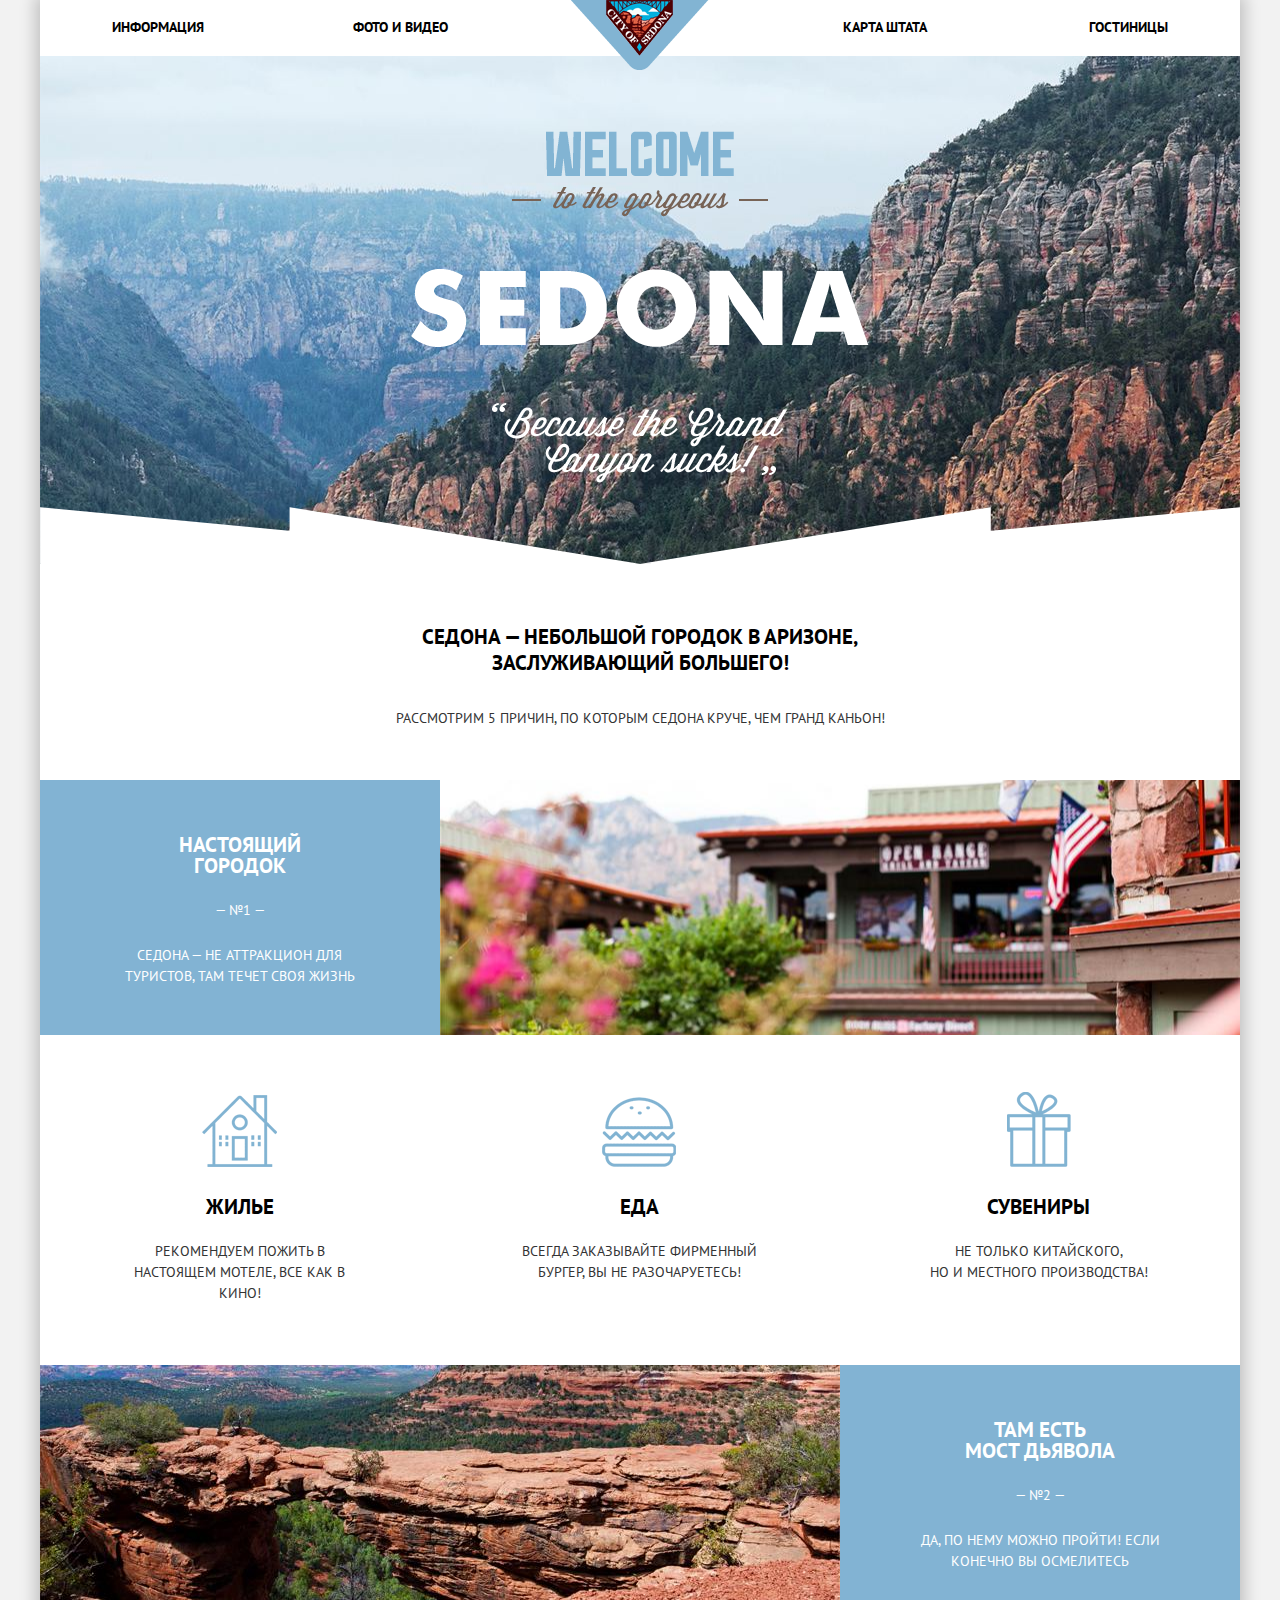
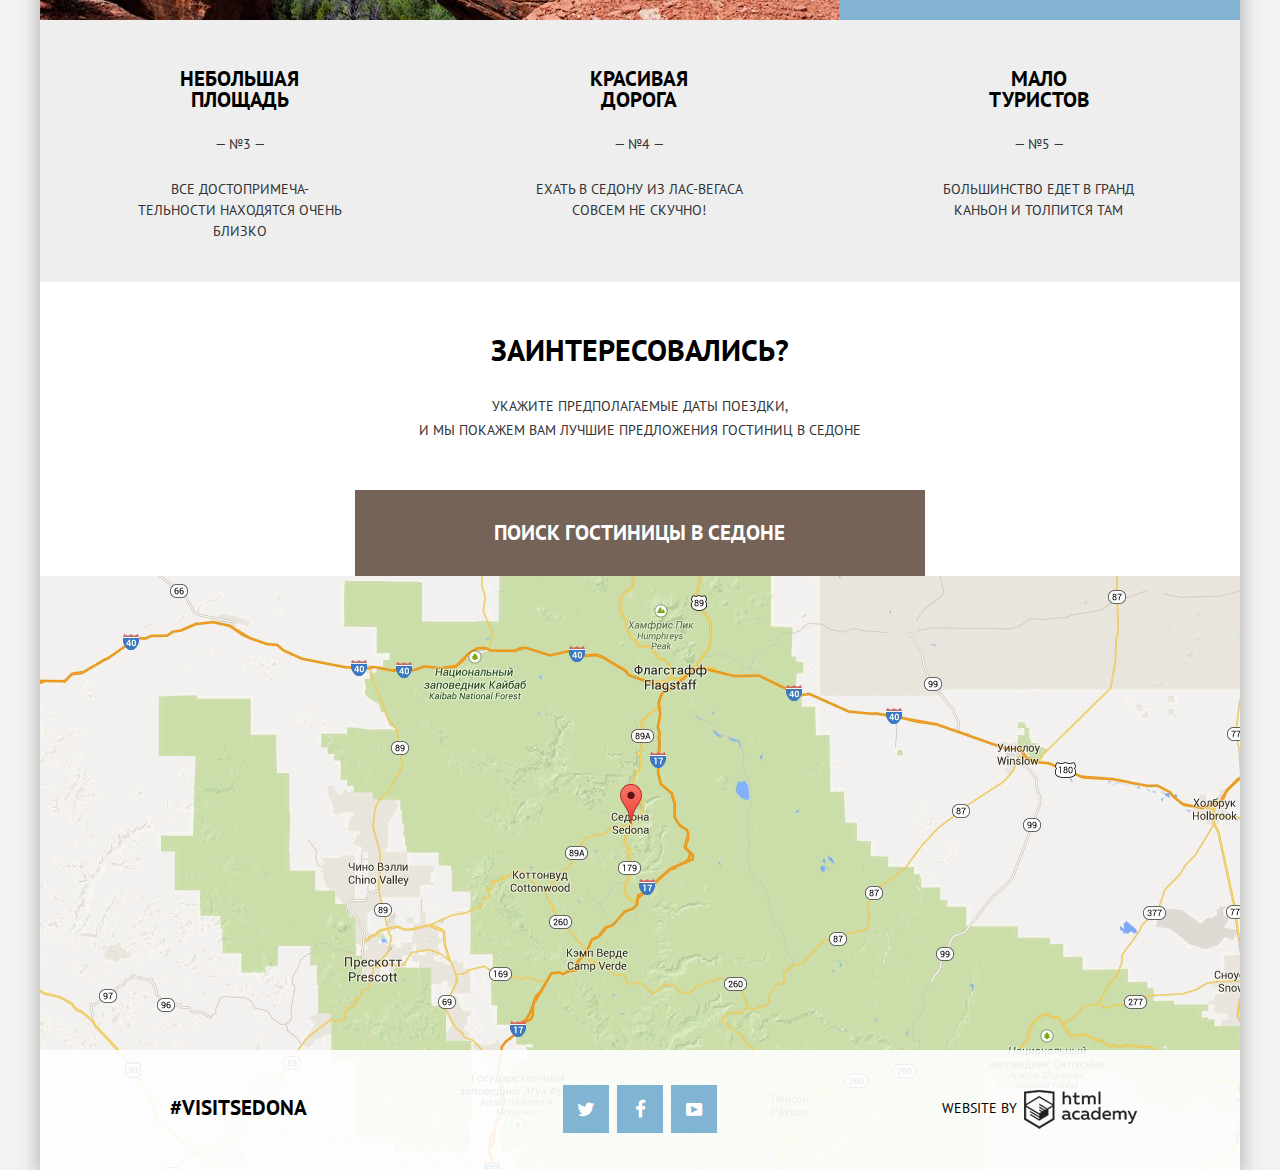
<file: index.html>
<!DOCTYPE html>
<html>

<head>
  <meta charset="utf-8">
  <title>Седона</title>
  <link href="https://fonts.googleapis.com/css?family=PT+Sans:400,700&subset=latin,cyrillic" rel="stylesheet" type="text/css">
  <link rel="stylesheet" type="text/css" href="css/normalize.css">
  <link rel="stylesheet" type="text/css" href="css/style.css">
</head>

<body>
  <div class="container">
    <header class="main-header">
      <div class="logo">
        <a href="index.html"><img src="img/logo.png" width="138" height="70" alt="Седона"></a>
      </div>

      <nav class="main-nav">
        <ul class="clearfix">
          <li class="main-nav_info main-nav_item">
            <a href="#">ИНФОРМАЦИЯ</a>
          </li><!--
           --><li class="main-nav_photo main-nav_item">
            <a href="#">ФОТО И ВИДЕО</a>
          </li><!--
          --><li class="main-nav_hotels main-nav_item">
            <a href="hotels.html">ГОСТИНИЦЫ</a>
          </li><!--
          --><li class="main-nav_map main-nav_item">
            <a href="#">КАРТА ШТАТА</a>
          </li>
        </ul>
      </nav>
    </header>

    <section class="intro">
      <img src="img/background/intro_greeting.png" width="458" height="352" alt="Welcome to the gorgeous">
    </section>

    <main class="main-content">
      <div class="description">
        <h1>
            СЕДОНА — небольшой городок в  АРИЗОНЕ, <br/> 
            зАСЛУЖИвающий большего!
        </h1>
        <p>
            Рассмотрим 5 причин, по которым Седона круче, чем гранд каньон!
        </p>
      </div>

      <section class="features-row-1 clearfix">
        <div class="features-item">
          <h2 class="features-title">НАСТОЯЩИЙ <br/> ГОРОДОК</h2>
          <p class="features-numb">— №1 —</p>
          <p class="features-descript">СЕДОНА — НЕ АТтРАКЦИОН ДЛЯ ТУРИСТОВ, ТАМ ТЕЧЕТ СВОЯ ЖИЗНЬ</p>
        </div>

        <div class="features-img">
          <img src="img/content/city.jpg" width="800" height="401" alt="Город">
        </div>
      </section>

      <section class="features-row-2 clearfix">
        <div class="features-item">
          <h2 class="features-title">ЖИЛЬЕ</h2>
          <p class="features-descript">Рекомендуем пожить в настоящем мотеле, все как в кино!</p>
        </div>

        <div class="features-item">
          <h2 class="features-title">ЕДА</h2>
          <p class="features-descript">Всегда заказывайте ФИРМЕННЫЙ БУРГЕР, Вы НЕ разочаруетесь!</p>
        </div>

        <div class="features-item">
          <h2 class="features-title">СУВЕНИРЫ</h2>
          <p class="features-descript">Не только китайского,<br/> но и местного производства!</p>
        </div>
      </section>

      <section class="features-row-3 clearfix">
        <div class="features-img">
          <img src="img/content/canyon.jpg" width="800" height="400" alt="Каньон">
        </div>

        <div class="features-item">
          <h2 class="features-title">ТАМ ЕСТЬ <br/> Мост дьявола</h2>
          <p class="features-numb">— №2 —</p>
          <p class="features-descript">Да, по нему можно пройти! Если конечно вы осмелитесь</p>
        </div>
      </section>

      <section class="features-row-4 clearfix">
        <div class="features-item">
          <h2 class="features-title">НЕБОЛЬШАЯ ПЛОЩАДЬ</h2>
          <p class="features-numb">— №3 —</p>
          <p class="features-descript">ВСЕ достопримеча- <br/>тельности находятся очень близко</p>
        </div>

        <div class="features-item">
          <h2 class="features-title">КРАСИВАЯ <br/> ДОРОГА</h2>
          <p class="features-numb">— №4 —</p>
          <p class="features-descript">ЕХАТЬ В СЕДОНУ ИЗ ЛАС&#8209;ВЕГАСА совсем НЕ СКУЧНО!</p>
        </div>

        <div class="features-item">
          <h2 class="features-title">МАЛО <br/>ТУРИСТОВ</h2>
          <p class="features-numb">— №5 —</p>
          <p class="features-descript">Большинство едет в гранд каньон и толпится там</p>
        </div>
      </section>

      <section class="reserve-block">
        <h3 class="reserve-block-title">ЗАИНТЕРЕСОВАЛИСЬ?</h3>

        <p>
           Укажите предполагаемые даты поездки, <br/>
           и мы покажем вам лучшие предложения гостиниц в седоне
        </p>

        <div class="search">
          <div class="search-title">
            <a href="#" class="search-push">Поиск гостиницы в седоне</a>
          </div>
        </div>
      </section>

      <section class="map">
        <div class="search-form">
          <form>
            <div class="entry-fields">
              <label class="form-title" for="date-arrive">Дата заезда:</label>
              <input class="date-field" type="text" name="date-arrive" value="2014-04-24" id="date-arrive">
            </div>

            <div class="entry-fields">
              <label class="form-title" for="date-depart">Дата выезда:</label>
              <input class="date-field" type="text" name="date-depart" value="2014-07-04" id="date-depart">
            </div>

            <div class="entry-fields">
              <div class="human-numb-form">
                <label class="form-title" for="adult-numb">Взрослые:</label>
                <div class="adult-numb">
                  <button class="numb-btn icon-minus"></button>
                  <input class="numb-field" type="text" name="numb" value="1" id="adult-numb">
                  <button class="numb-btn icon-plus"></button>
                </div>

                <label class="form-title" for="child-numb">Дети:</label>
                <div class="child-numb">
                  <button class="numb-btn icon-minus"></button>
                  <input class="numb-field" type="text" name="numb" value="0" id="child-numb">
                  <button class="numb-btn icon-plus"></button>
                </div>
              </div>
            </div>

            <div>
              <input class="submit-btn" type="submit" name="search-button" value="НАЙТИ">
            </div>
          </form>
        </div>

        <iframe src="https://www.google.com/maps/embed?pb=!1m18!1m12!1m3!1d836830.1297912807!2d-112.21141955005194!3d34.984978607682606!2m3!1f0!2f0!3f0!3m2!1i1024!2i768!4f13.1!3m3!1m2!1s0x872da132f942b00d%3A0x5548c523fa6c8efd!2z0KHQtdC00L7QvdCwLCDQkNGA0LjQt9C-0L3QsCwg0KHQqNCQ!5e0!3m2!1sru!2sru!4v1447185161558" width="1200" height="594" style="border: 0 none; width: 100%" allowfullscreen></iframe>
      </section>
    </main>

    <footer class="main-footer main-footer_index">
      <div class="footer-hashtag">
        <b class="bold">#VISITSEDONA</b>
      </div>

      <div class="footer-social">
        <a href="#" class="social-btn icon-twitter"></a>
        <a href="#" class="social-btn icon-facebook"></a>
        <a href="#" class="social-btn icon-youtube"></a>
      </div>

      <div class="footer-copyright">
        <a href="https://htmlacademy.ru/" class="copyright-logo" target="_blank">WEBSITE by</a>
      </div>
    </footer>
  </div>

  <script src="js/scripts.min.js"></script>
</body>

</html>
</file>
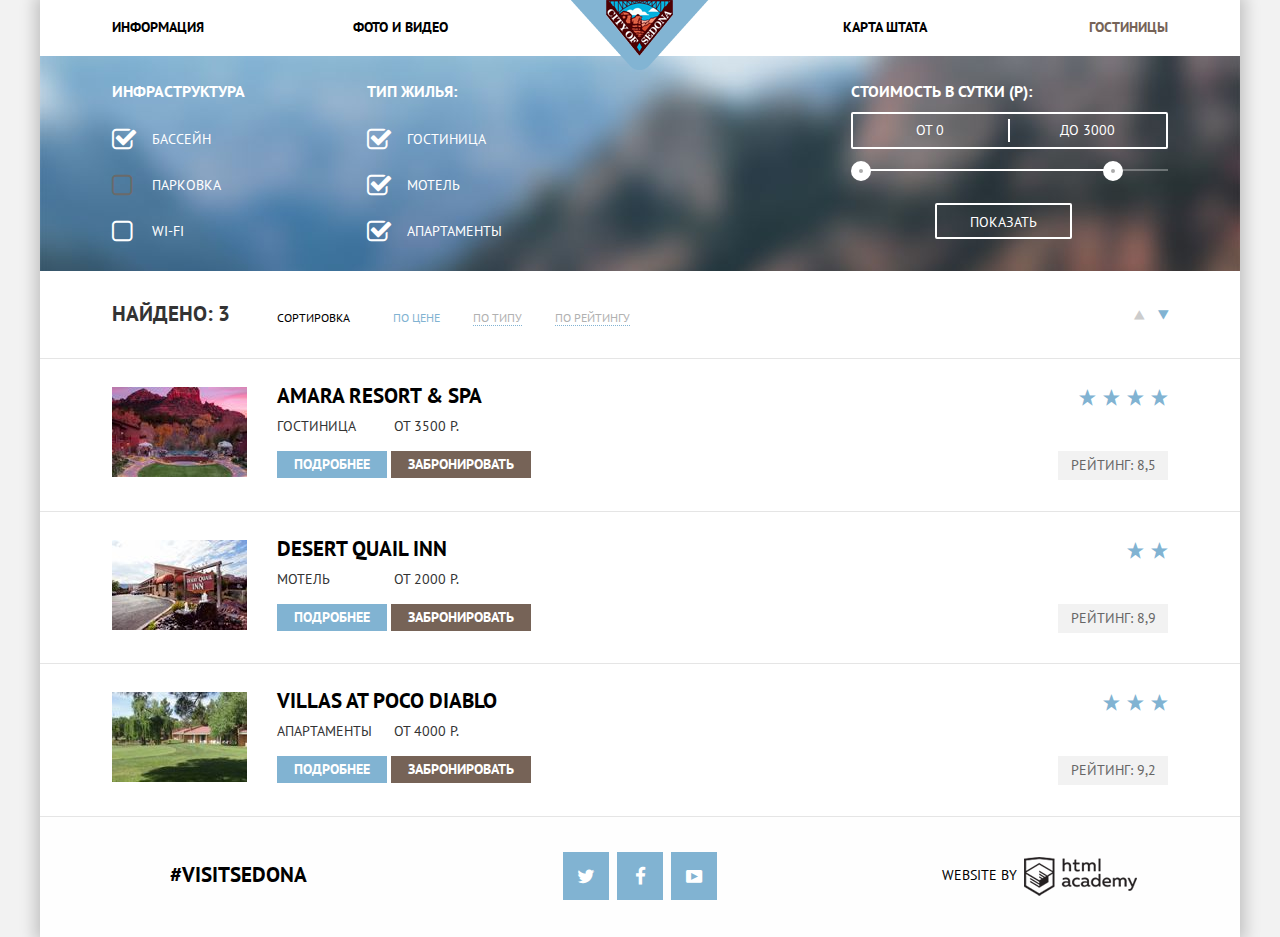
<file: hotels.html>
<!DOCTYPE html>
<html>

<head>
  <meta charset="utf-8">
  <title>Поиск гостиницы в Седоне</title>
  <link href="https://fonts.googleapis.com/css?family=PT+Sans:400,700&subset=latin,cyrillic" rel="stylesheet" type="text/css">
  <link rel="stylesheet" type="text/css" href="css/normalize.css">
  <link rel="stylesheet" type="text/css" href="css/style.css">
</head>

<body>
  <div class="container">
    <header class="main-header">
      <div class="logo">
        <a href="index.html"><img src="img/logo.png" width="138" height="70" alt="Седона"></a>
      </div>
      <div class="main-nav clearfix">
        <nav class="nav">
          <ul>
            <li class="main-nav_info main-nav_item">
            <a href="#">ИНФОРМАЦИЯ</a>
          </li><!--
           --><li class="main-nav_photo main-nav_item">
            <a href="#">ФОТО И ВИДЕО</a>
          </li><!--
          --><li class="main-nav_hotels main-nav_item active">
            <a href="#">ГОСТИНИЦЫ</a>
          </li><!--
          --><li class="main-nav_map main-nav_item">
            <a href="#">КАРТА ШТАТА</a>
          </li>
          </ul>
        </nav>
      </div>
    </header>

    <main class="main-content-hotels">
      <div class="serch-options clearfix">
        <form class="form-filter" method="post" action="URL">
          <div class="filters">
            <h3 class="filter-title">Инфраструктура</h3>
            <div class="filter">
              <input type="checkbox" checked name="option-infrastr" id="filter-pools">
              <label for="filter-pools">БАССЕЙН</label>
            </div>

            <div class="filter">
              <input type="checkbox" disabled name="option-infrastr" id="filter-parking">
              <label for="filter-parking">ПАРКОВКА</label>
            </div>

            <div class="filter">
              <input type="checkbox" name="option-infrastr" id="filter-wifi">
              <label for="filter-wifi">WI-FI</label>
            </div>
          </div>

          <div class="filters">
            <h3 class="filter-title">Тип жилья:</h3>
            <div class="filter">
              <input type="checkbox" checked name="option-house" id="filter-hotel">
              <label for="filter-hotel">ГОСТИНИЦА</label>
            </div>

            <div class="filter">
              <input type="checkbox" checked name="option-house" id="filter-motel">
              <label for="filter-motel">МОТЕЛЬ</label>
            </div>

            <div class="filter">
              <input type="checkbox" checked name="option-house" id="filter-apartments">
              <label for="filter-apartments">АПАРТАМЕНТЫ</label>
            </div>
          </div>

          <div class="range-filter">
            <h3 class="range-filter-title">СТОИМОСТЬ В СУТКИ (Р):</h3>
            <div class="price-controls">
              <input class="min-price" name="min-price" type="text" value="ОТ 0">
              <input class="max-price" name="max-price" type="text" value="ДО 3000">
            </div>

            <div class="range-controls">
              <div class="scale">
                <div class="bar">
                  <div class="toggle toggle-min"></div>
                  <div class="toggle toggle-max"></div>
                </div>
              </div>
            </div>

            <div class="search-btn">
              <input class="find" type="submit" value="ПОКАЗАТЬ">
            </div>
          </div>
        </form>
      </div>

      <section class="serch-sortby clearfix">
        <div class="sort">
          <h3 class="found">Найдено: 3</h3>
          <span class="sort-title">Сортировка</span>
          <ul class="sort-by">
            <li class="sort-by-item">
              <a class="active" href="#">по цене</a>
            </li>
            <li class="sort-by-item">
              <a href="#">по типу</a>
            </li>
            <li class="sort-by-item">
              <a href="#">по рейтингу</a>
            </li>
          </ul>
        </div>

        <div class="switch">
          <a class="icon-up-dir" href="#" title="по возрастанию"></a>
          <a class="icon-down-dir active" href="#" title="по убыванию"></a>
        </div>
      </section>

      <section class="found-items">
        <div class="item clearfix">
          <div class="item-img"><img src="img/content/amara_resort_spa.jpg" width="135" height="90" alt="Amara Resort & Spa"></div>

          <div class="item-rating">
            <div class="stars">
              <i class="icon-star unvisible"></i>
              <i class="icon-star"></i>
              <i class="icon-star"></i>
              <i class="icon-star"></i>
              <i class="icon-star"></i>
            </div>
            <div class="rating-index">РЕЙТИНГ: 8,5</div>
          </div>

          <div class="item-info">
            <a class="item-title" href="#">Amara Resort & Spa</a>
            <div class="item-description">
              <div class="item-type">Гостиница</div>
              <div class="item-price">От 3500 р.</div>
            </div>
            <div class="item-btn">  
              <a class="item-btn-more" href="#">Подробнее</a>
              <a class="item-btn-book" href="#">Забронировать</a>
            </div>
          </div>
        </div>

        <div class="item clearfix">
          <div class="item-img"><img src="img/content/desert_quail_inn.jpg" width="135" height="90" alt="Desert Quail Inn"></div>

          <div class="item-rating">
            <div class="stars">
              <i class="icon-star unvisible"></i>
              <i class="icon-star unvisible"></i>
              <i class="icon-star unvisible"></i>
              <i class="icon-star"></i>
              <i class="icon-star"></i>
            </div>
            <div class="rating-index">РЕЙТИНГ: 8,9</div>
          </div>

          <div class="item-info">
            <a class="item-title" href="#">Desert Quail Inn</a>
            <div class="item-description">
              <div class="item-type">Мотель</div>
              <div class="item-price">От 2000 р.</div>
            </div>
            <div class="item-btn">
              <a class="item-btn-more" href="#">Подробнее</a>
              <a class="item-btn-book" href="#">Забронировать</a>
            </div>
          </div>
        </div> 

        <div class="item clearfix">
          <div class="item-img"><img src="img/content/villas_at_poco_diablo.jpg" width="135" height="90" alt="Villas at Poco Diablo"></div>

          <div class="item-rating">
            <div class="stars">
              <i class="icon-star unvisible"></i>
              <i class="icon-star unvisible"></i>
              <i class="icon-star"></i>
              <i class="icon-star"></i>
              <i class="icon-star"></i>
            </div>
            <div class="rating-index">РЕЙТИНГ: 9,2</div>
          </div>

          <div class="item-info">
            <a class="item-title" href="#">Villas at Poco Diablo</a>
            <div class="item-description">
              <div class="item-type">Апартаменты</div>
              <div class="item-price">От 4000 р.</div>
            </div>
            <div class="item-btn">
              <a class="item-btn-more" href="#">Подробнее</a>
              <a class="item-btn-book" href="#">Забронировать</a>
            </div>
          </div>
        </div>
      </section>
    </main>

    <footer class="main-footer">
      <div class="footer-hashtag">
        <b class="bold">#VISITSEDONA</b>
      </div>

      <div class="footer-social">
        <a href="#" class="social-btn icon-twitter"></a>
        <a href="#" class="social-btn icon-facebook"></a>
        <a href="#" class="social-btn icon-youtube"></a>
      </div>

      <div class="footer-copyright">
        <a href="https://htmlacademy.ru/" class="copyright" target="_blank">WEBSITE by</a>
      </div>
    </footer>
  </div>

  <script src="js/scripts.min.js"></script>
</body>

</html>
</file>
<file: css/style.css>
@font-face {
  font-family: "symbols-sedona";
  src: url("../font/symbols-sedona.eot?60737633");
  src: url("../font/symbols-sedona.eot?60737633#iefix") format("embedded-opentype"),
       url("../font/symbols-sedona.woff?60737633") format("woff"),
       url("../font/symbols-sedona.ttf?60737633") format("truetype"),
       url("../font/symbols-sedona.svg?60737633#symbols-sedona") format("svg");
  font-weight: normal;
  font-style: normal;
}
/* Chrome hack: SVG is rendered more smooth in Windozze. 100% magic, uncomment if you need it. */
/* Note, that will break hinting! In other OS-es font will be not as sharp as it could be */
/*
@media screen and (-webkit-min-device-pixel-ratio:0) {
  @font-face {
    font-family: "symbols-sedona";
    src: url("../font/symbols-sedona.svg?60737633#symbols-sedona") format("svg");
  }
}
*/
 
 [class^="icon-"]:before, [class*=" icon-"]:before {
  font-family: "symbols-sedona";
  font-style: normal;
  font-weight: normal;
  speak: none;
 
  display: inline-block;
  vertical-align: baseline;
  text-decoration: inherit;
  width: 1em;
  margin-right: .2em;
  text-align: center;
  /* opacity: .8; */
 
  /* For safety - reset parent styles, that can break glyph codes*/
  font-variant: normal;
  text-transform: none;
     
  /* fix buttons height, for twitter bootstrap */
  line-height: 1em;
 
  /* Animation center compensation - margins should be symmetric */
  /* remove if not needed */
  margin-left: .2em;
 
  /* you can be more comfortable with increased icons size */
  /* font-size: 120%; */
 
  /* Uncomment for 3D effect */
  /* text-shadow: 1px 1px 1px rgba(127, 127, 127, 0.3); */
}
 
.icon-facebook:before { content: "\66"; } /* "f" */
.icon-twitter:before { content: "\74"; } /* "t" */
.icon-up-dir:before { content: "\25b2"; } /* "▲" */
.icon-down-dir:before { content: "\25bc"; } /* "▼" */
.icon-star:before { content: "\2605"; } /* "★" */
.icon-check-off:before { content: "\2610"; } /* "☐" */
.icon-check-on:before { content: "\2611"; } /* "☑" */
.icon-calendar:before { content: "\e800"; } /* "" */
.icon-plus:before { content: "\e801"; } /* "" */
.icon-minus:before { content: "\e802"; } /* "" */
.icon-youtube:before { content: "\f39e"; } /* "" */


@-webkit-keyframes bounce {
  0% {transform: translateX(-200px);}
  50% {transform: translateX(50px);}
  75% {transform: translateX(-5px);}
  100% {transform: translateX(0);}
}
@keyframes bounce {
  0% {transform: translateY(-200px);}
  50% {transform: translateY(50px);}
  75% {transform: translateY(-5px);}
  100% {transform: translateY(0);}
}
@-webkit-keyframes shake {
  0%, 100% {transform: translateX(0);}
  10%, 30%, 50%, 70%, 90% {transform: translateX(-10px);}
  20%, 40%, 60%, 80% {transform: translateX(10px);}
}
@keyframes shake {
  0%, 100% {transform: translateX(0);}
  10%, 30%, 50%, 70%, 90% {transform: translateX(-10px);}
  20%, 40%, 60%, 80% {transform: translateX(10px);}
}
/* ------------------------------------- PAGE STYLES ------------------------------------- */
body {
  width: 100%;
  height: 100%;
  min-width: 768px;
  
  text-transform: uppercase;

  color: #333333;
  background-color: #f2f2f2;
  
  font-family: "PT Sans", Arial, Helvetica, sans-serif;
  font-size: 14px;
  line-height: 1.4;
  font-weight: normal;
}
h1 {  
  text-transform: uppercase;
  
  color: #000000; 

  font-family: "PT Sans", Arial, Helvetica, sans-serif;
  font-size: 21px;
  line-height: 26px;
  font-weight: bold;
}
h2 {
  text-transform: uppercase;
  
  color: #000000;
  
  font-family: "PT Sans", Arial, Helvetica, sans-serif;
  font-size: 21px;
  line-height: 21px;
  font-weight: bold;
}
.container {
  max-width: 1200px;
  min-width: 768px;
  margin: 0 auto;

  background-color: white;
  box-shadow: 0 0 15px 5px rgba(0, 0, 1, 0.2);
}
.clearfix:after {
  content: "";

  display: table;
  clear: both;
}
/* ----------------------------------------- HEADER ----------------------------------------- */
.main-header {
  position: relative;
  z-index: 100;

  min-height: 56px;
}
.main-nav {
  padding-left: 6%; 
  padding-right: 6%;
}
.main-nav ul {
  margin: 0;
  padding: 0;

  list-style: none;
}
.main-nav_item {
  width: 20%;
  padding-top: 14px;
  padding-bottom: 10px;

  font-size: 14px;
  line-height: 26px;
}
.main-nav a {
  width: 20%; 

  text-decoration: none;

  color: #000000;

  font-size: 14px;
  line-height: 26px;
  font-weight: bold;  
}
.main-nav a:hover {
  color: #81b3d2;
}
.main-nav a:active {
  color: #b2b2b2;
}
.main-nav_item.active a {
  color: #766357;
}
.main-nav_item.active a:hover {
  color: #604e43;
}
.main-nav_item.active a:active {
  color: #d6d0cc;
}
.main-nav_info, .main-nav_photo {
  float: left;

  margin-right: 2.8%;
}
.main-nav_hotels, .main-nav_map {
  float: right;

  margin-left: 2.8%;

  text-align: right;
}
.logo {
  position: absolute;
  left: 50%;

  margin-left: -69px;
}

/* --------------------------------------- MAIN (INDEX)--------------------------------------- */
.intro {
  position: relative;

  width: 100%;
  height: 508px;
  margin-bottom: 60px;
       
  background: #5182ad url("../img/background/intro_photo.jpg") no-repeat 0 28%;
  background-size: cover;
  overflow: hidden;
}
.intro img {
  position: absolute;
  top: 75px;
  left: 50%;

  width: 458px;
  
  margin-left: -229px;
}
.intro:after {
  content: "";

  position: absolute;

  width: 100%;
  height: 57px;

  background: url("../img/background/shape.png") no-repeat center;
  background-size: 100% 100%;
  bottom: 0;
}
.description h1 {
  margin-bottom: 32px;

  text-align: center;
}
.description p {
  margin-bottom: 51px;

  text-align: center;

  color: #333333;

  font-size: 14px;
  line-height: 21px;
}
.features-item {
  float: left;
  
  width: 33.3%;
  min-height: 255px;

  text-align: center;
}
.features-title {
  margin-top: 54px;
  padding: 0 26%;
}
.features-numb {
  margin-top: 25px;
}
.features-descript {
  padding: 0 20%;
  margin-top: 24px;
  margin-bottom: 40px;

  font-size: 14px;
  line-height: 21px;
}
.features-img {
  position: relative;

  width: 66.7%; 
  height: 255px;

  overflow: hidden;
}
.features-img img {
  position: absolute;
  top: 47%;
 
  width: 100%;
  height: auto; 
  
  -webkit-transform: translateY(-47%); 
      -ms-transform: translateY(-47%); 
          transform: translateY(-47%);
}
.features-row-1 .features-item {
  max-height: 255px;

  color: #ffffff;
  background : #82b3d3;
}
.features-row-1 .features-img {
  float: right;
}
.features-row-1  .features-title {
  color: #ffffff;
}
.features-row-2 .features-item {
  min-height: 330px;
}
.features-row-2 .features-item:before {
  content: "";

  display: inline-block;
  vertical-align: top;

  width: 75px; 
  height: 75px;
  margin-top: 57px;

  background: url("../img/icon/spritesheet.png") no-repeat;
}
.features-row-2 .features-item:nth-child(1):before {
  background-position: -15px -537px;
  }
.features-row-2 .features-item:nth-child(2):before {
  background-position: -15px -445px;
}
.features-row-2 .features-item:nth-child(3):before {
  background-position: -9px -633px;
}
.features-row-2 .features-title {
  margin-top: 29px;
}
.features-row-3 .features-item {
  max-height: 255px;

  background : #82b3d3;
  color: #ffffff;
}
.features-row-3 .features-img {
  float: left;
}
.features-row-3  .features-title {
  color: #ffffff;
}
.features-row-4 {
  margin-bottom: 55px;

  background: #eeeeee;
}
.features-row-4 .features-title {
  margin-top: 48px;
}
.reserve-block {
  position: relative;
  z-index: 50;
}
.reserve-block-title {
  margin-bottom: 31px;

  text-align: center;

  color: #000000;

  font-size: 30px;
  font-weight: bold;
  line-height: 26px;
}
.reserve-block p {
  margin-bottom: 48px;

  text-align: center;
  line-height: 24px;
}
.search {
  width: 570px;
  margin: 0 auto;
}
.search-push {
  display: block;

  padding: 30px 139px;

  text-decoration: none;

  background: #766357;
  color: #ffffff;
  
  font-size: 21px;
  line-height: 26px;
  font-weight: bold;
}
.map {
  position: relative;

  width: 100%;
  height: 594px;

  overflow: hidden;

  background: #F7F8E0 url("../img/content/map.jpg") no-repeat;
}
.search-form {
  display: none;

  position: absolute;
  left: 50%;
  margin-left: -285px;

  width: 461px;
  padding: 54px;

  background: #ffffff;
  box-shadow: 0 0 15px 7px rgba(0, 0, 1, 0.15);
}
.search-form-show {
  display: block;

  -webkit-animation: bounce 0.8s;
        animation: bounce 0.8s;
}
.modal-error {
  -webkit-animation: shake 0.2s;
          animation: shake 0.2s;
}
.entry-fields {
  margin-bottom: 28px;
}
.date-field {
  width: 300px;
  height: 33px;
  padding-left: 10px;
  padding-right: 30px;
  
  font-family: "PT Sans", Arial, Helvetica, sans-serif;
  font-size: 14px;
  font-weight: bold;
  line-height: 26px;
  
  background: #f2f2f2 url("../img/icon/spritesheet.png") no-repeat 303px -4px;
  border: 2px solid transparent;
  outline: none;
}
.date-field:hover {
  background-color: #ebebeb;
  background-position: 303px -247px;
}
.date-field:focus {
  background-color: #ffffff;
  background-position: 303px -343px;
  border-color: #e5e5e5;
}
.form-title {
  display: inline-block;
  vertical-align: middle;

  width: 95px;
  padding-right: 16px;

  text-align: right;

  font-family: "PT Sans", Arial, Helvetica, sans-serif;
  font-size: 14px;
  font-weight: bold;
  line-height: 26px;
} 
.human-numb-form .form-title {
  width: 50px;
}
.human-numb-form {
  margin-bottom: 54px;
}
.adult-numb {
  display: inline-block;
  vertical-align: middle;

  width: 114px;
  height: 38px;
  margin-left: 45px;
  margin-right: 44px;

  background: #f2f2f2;
}
.child-numb {
  display: inline-block;
  vertical-align: middle;

  width: 114px;
  height: 38px;

  background: #f2f2f2;
}
.numb-field {
  width: 38px;

  text-align: center;

  border: 0 none;
  outline: 0;
  background: #f2f2f2;

  font-family: "PT Sans", Arial, Helvetica, sans-serif;
  font-size: 14px;
  font-weight: bold;
  line-height: 26px;
}
.numb-btn {
  width: 33px;
  height: inherit;

  text-align: center;

  background: #f2f2f2;
  border: 0 none;
  outline: 0;
  
  font-size: 0;
}
.numb-btn:before {
  font-size: 14px;
  color: #a9a9a9;
}
.numb-btn:hover:before{
  color: #000000;
}
.numb-btn:active:before {
  color: #81b3d2;
}
.submit-btn {
  width: 100%;
  height: 58px;

  color: #ffffff;
  background: #81b3d2;
  border: 0 none;
  outline: none;
  
  font-family: "PT Sans", Arial, Helvetica, sans-serif;
  font-size: 21px;
  line-height: 26px;
  font-weight: bold;
}
.submit-btn:hover {
  background: #669ec0;
}  
.submit-btn:active {
  background: #5496bd;
  color: rgba(241, 241, 241, 0.3); 
}

/* -------------------------------------- MAIN (HOTELS)-------------------------------------- */
.serch-options {
  min-height: 165px;
  padding: 25px 6%;

  color: #ffffff;
  background: #5182ad url("../img/background/background_hotels.jpg") no-repeat;
}
.filter-title {
  margin-bottom: 27px;

  font-family: "PT Sans", Arial, Helvetica, sans-serif;
  font-size: 16px;
  line-height: 21px;
  font-weight: bold;
}
.filters {
  float: left;

  width: 33%; 
  max-width: 250px;
}
.filters:nth-child(2) {
  margin-left: 5px;
}
.filter {
  margin-bottom: 25px; 

  font-family: "PT Sans", Arial, Helvetica, sans-serif;
  font-size: 14px;
  line-height: 21px;
}
.filter:last-child {
  margin-bottom: 0;
}
.filter input[type="checkbox"] {
  position: absolute; 
  left: -9999px;
}
.filter input[type="checkbox"] + label {
  position: relative;

  display: inline-block;
  vertical-align: bottom;

  padding-left: 40px;

  cursor: pointer;
}
.filter input[type="checkbox"] + label:before {
  content: "\2610";

  position: absolute;
  top: 1px;
  left: 0;

  color: #ffffff;

  font-family: "symbols-sedona";
  font-size: 26px;
  line-height: 20px;
}
.filter input[type="checkbox"] + label:hover:before {
  color: #b5b5b5;
}
.filter input[type="checkbox"]:disabled + label:before {
  color: #6a6a6a;
}
.filter input[type="checkbox"]:checked + label:before {
  content: "\2611";
}
.filter input[type="checkbox"]:checked + label:hover:before {
  color: #b5b5b5;
}
.filter input[type="checkbox"]:disabled:checked + label:before {
  color: #6a6a6a;
}
.range-filter {
  float: right;

  width: 30%;
}
.range-filter-title {
  margin-bottom: 10px;
  
  font-size: 16px;
  line-height: 21px;
}
.price-controls {
  padding: 5px 0;
  margin-bottom: 20px;

  border: 2px solid #ffffff;
  border-radius: 2px;

  font-size: 0;
}
.price-controls input {
  width: 50%;
  box-sizing: border-box;

  text-transform: uppercase;
  text-align: center;
  
  color: #ffffff;
  background: none;
  border: none;
  outline: none;
  
  font-family: "PT Sans", Arial, Helvetica, sans-serif;
  font-size: 14px;
  line-height: 21px;
}
.price-controls input:first-child {
  border-right: 2px solid #ffffff;
}
.range-controls {
  position: relative;

  margin-bottom: 32px;
  margin-left: 2.5%;
}
.range-controls .scale {
  width: 100%;
  height: 2px;

  background: rgba(255, 255, 255, 0.3);
}
.range-controls .bar {
  position: relative;

  width: 83%;
  height: 2px;

  background: #ffffff;
}
.bar .toggle {
  position: absolute;
  top: -8px;

  width: 4px;
  height: 4px;

  cursor: pointer;

  border: 8px solid #ffffff;
  border-radius: 50%;
  background: #ababab;
}
.bar .toggle-max {
  right: -8px;
}
.bar .toggle-min {
  left: -8px;
}
.range-controls .toggle:active {
  background: #1c4f80;
}
.range-controls .toggle:hover {
  background: #1c4f80;
}
.search-btn {
  margin-left: -4%;

  text-align: center;
}
.search-btn .find {
  width: 137px;
  height: 36px;
  padding: 7px 0;

  color: #ffffff;
  background: none;
  border: 2px solid #ffffff;
  border-radius: 2px;
  outline: none;
  
  font-family: "PT Sans", Arial, Helvetica, sans-serif;
  font-size: 14px;
  line-height: 21px;
}
.serch-sortby {
  padding: 0 6%;

  border-bottom: 1px solid #e5e5e5;
}
.sort {
  float: left;

  padding: 30px 0;
}
.found {
  display: inline-block;
  vertical-align: bottom;

  margin-right: 43px;
  
  font-size: 21px;
  line-height: 26px;
  font-weight: bold;
}
.sort-title {
  display: inline-block;
  vertical-align: bottom;

  margin-right: 39px;
  
  color: #000000;
  
  font-size: 12px;
  line-height: 18px;
}
.sort-by {
  display: inline-block;
  vertical-align: bottom;

  margin: 0px;
  padding: 0px;

  list-style: none;

  font-size: 12px;
  line-height: 18px; 
}
.sort-by-item {
  display: inline-block;
  vertical-align: bottom;

  margin-right: 30px;
}
.sort-by-item a {
  text-decoration: none;

  color: #b1b1b1;
  border-bottom: 1px dotted #81b3d2;
}
.sort-by-item a:hover {
  color: #81b3d2;
}
.sort-by-item a:active {
  color: #81b3d2;
  border-bottom: 1px solid transparent;
}
.sort-by-item .active {
  color: #81b3d2;
  border-bottom: 1px solid transparent;
}
.switch {
  float: right;

  padding: 32px 0;
}
.switch a {
  display: inline-block;
  vertical-align: bottom;

  margin-right: -12px;

  text-decoration: none;

  color: #cccccc;
  
  font-size: 23px;
  line-height: 20px;
}
.switch a:hover {
  color: #000000;
}
.switch a:active {
  color: #81b3d2;
}
.switch .active {
  color: #81b3d2;
}
.switch .active:hover {
  color: #81b3d2;
}
.found-items {
  width: 100%;
}
.item {
  display: block;

  padding: 28px 6%;

  border-bottom: 1px solid #e5e5e5;
}
.item-img {
  float: left;

  width: 135px;
  margin-right: 30px;
}
.item-img img {
  max-width: 135px;
}
.item-info {
  margin-left: 165px;
  margin-right: 150px;
}
.item-title {
  display: inline-block;
  vertical-align: top;

  margin-top: -4px;

  text-decoration: none;
  
  color: #000000;
  
  font-size: 21px;
  line-height: 26px;
  font-weight: bold;
}
.item-title:hover {
  color: #81b3d2;
}
.item-title:active {
  color: #cacaca;
}
.item-description {
  margin-top: 7px;
  margin-bottom: 14px;
}
.item-type {
  display: inline-block;
  vertical-align: top;

  width: 110px;
  margin-right: 3px;
  
  color: #333333;
  
  font-size: 14px;
  line-height: 21px;
}
.item-price {
  display: inline-block;
  vertical-align: top;
  
  color: #333333;

  font-size: 14px;
  line-height: 21px;
}
.item-btn-more {
  display: inline-block;
  vertical-align: bottom;

  padding: 3px 17px;

  text-decoration: none;
  text-align: center;
  
  color: #ffffff;
  background: #81b3d2;
  
  font-size: 14px;
  line-height: 21px;
  font-weight: bold;
}
.item-btn-more:hover {
  background: #669ec0;
}
.item-btn-more:active {
  background: #5496bd;
  color: rgba(241, 241, 241, 0.3);
}
.item-btn-book {
  display: inline-block;
  vertical-align: bottom;

  padding: 3px 17px;
  background: #766357;

  text-decoration: none;
  text-align: center;
  
  font-size: 14px;
  line-height: 21px;
  font-weight: bold;
  color: #ffffff;
}
.item-btn-book:hover {
  background: #604e43;
}
.item-btn-book:active {
  background: #503e33;
  color: rgba(241, 241, 241, 0.3);
}
.item-rating {
  float: right;

  width: 140px;
}
.stars {
  display: inline-block;
  vertical-align: top;

  width: 130px;
  margin-left: 5px;
  
  text-align: right;
}
.icon-star {
  display: inline-block;
  vertical-align: top;

  width: 17px;
  margin-left: 3px;
  
  font-size: 19px;
  line-height: 21px;
  color: #81b3d2;
  text-align: center;
}
.icon-star.unvisible {
  opacity: 0;
}
.rating-index {
  display: inline-block;
  vertical-align: bottom;

  width: 110px;
  padding: 4px 0;
  margin-left: 30px;
  margin-top: 43px;
  
  text-align: center;

  color: #666666;
  background: #f2f2f2;

  font-size: 14px;
  line-height: 21px;
}

/*------------------------------------------ FOOTER ------------------------------------------*/
.main-footer {
  position: relative;
  z-index: 100;

  min-height: 50px;
  padding: 35px 0px;

  background: rgba(254, 254, 254, 0.9);
}
.main-footer_index {
  margin-top: -120px;
}
.footer-hashtag {
  float: left;

  width: 33%;

  text-align: center;
}
.footer-hashtag .bold {
  display: inline-block;
  vertical-align: middle;

  margin-top: 10px;

  color: #000000;

  font-size: 21px;
  line-height: 26px;
  font-weight: bold;
}
.footer-social {
  float: left;

  width: 34%;

  text-align: center;
}
.social-btn {
  display: inline-block;
  vertical-align: middle;

  width: 46px;
  height: 48px;
  margin: 0 2px;

  text-decoration: none;

  color: #ffffff;
  background: #81b3d2;
  
  font-size: 19px;
  line-height: 48px;
}
.social-btn:hover {
  background: #669ec0;
}
.social-btn:active {
  background: #5496bd;
  color: rgba(241, 241, 241, 0.3); 
}
.footer-copyright {
  float: left;

  width: 33%;

  text-align: center;
}
.footer-copyright a {
  display: inline-block;
  vertical-align: top;

  height: 40px;
  padding-top: 10px;
  padding-right: 125px;

  text-decoration: none;

  
  color: #000000;
  background: url("../img/icon/spritesheet.png") no-repeat 100% -96px;

  font-size: 14px;
  line-height: 26px;
}
.footer-copyright a:hover {
  background-position: 100% -145px;
}
.footer-copyright a:active {
  background-position: 100% -194px;
}
</file>
